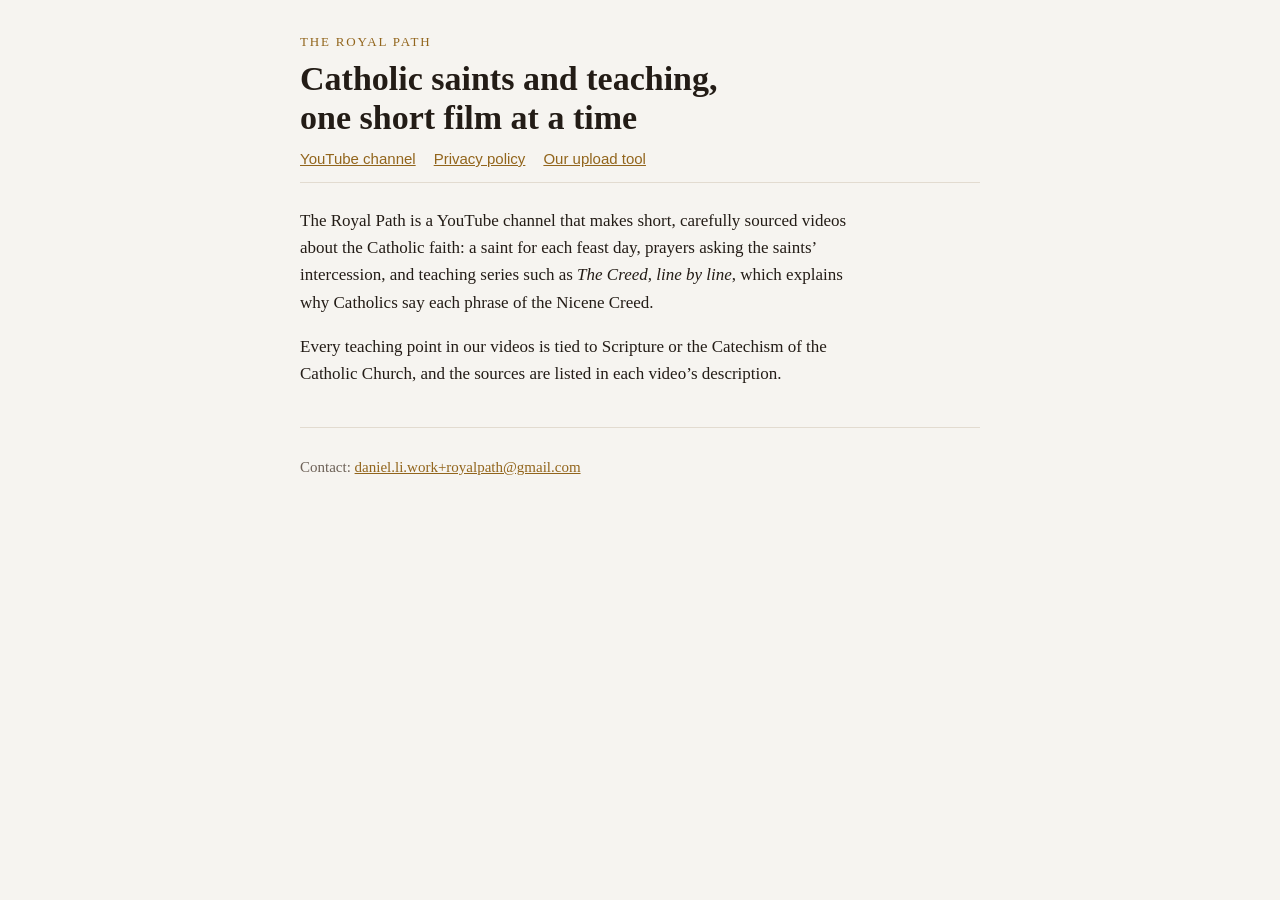
<file: index.html>
<!doctype html>
<html lang="en"><head><meta charset="utf-8"><meta name="viewport" content="width=device-width, initial-scale=1">
<title>The Royal Path</title><link rel="stylesheet" href="style.css"></head>
<body><main>
<header>
  <p class="brand">The Royal Path</p>
  <h1>Catholic saints and teaching, one short film at a time</h1>
  <nav><a href="https://www.youtube.com/@TheRoyalPathOfficial">YouTube channel</a><a href="privacy.html">Privacy policy</a><a href="uploader.html">Our upload tool</a></nav>
</header>
<p>The Royal Path is a YouTube channel that makes short, carefully sourced videos about the Catholic faith: a saint for each feast day, prayers asking the saints’ intercession, and teaching series such as <em>The Creed, line by line</em>, which explains why Catholics say each phrase of the Nicene Creed.</p>
<p>Every teaching point in our videos is tied to Scripture or the Catechism of the Catholic Church, and the sources are listed in each video’s description.</p>
<footer><p class="muted">Contact: <a href="mailto:daniel.li.work+royalpath@gmail.com">daniel.li.work+royalpath@gmail.com</a></p></footer>
</main></body></html>
</file>
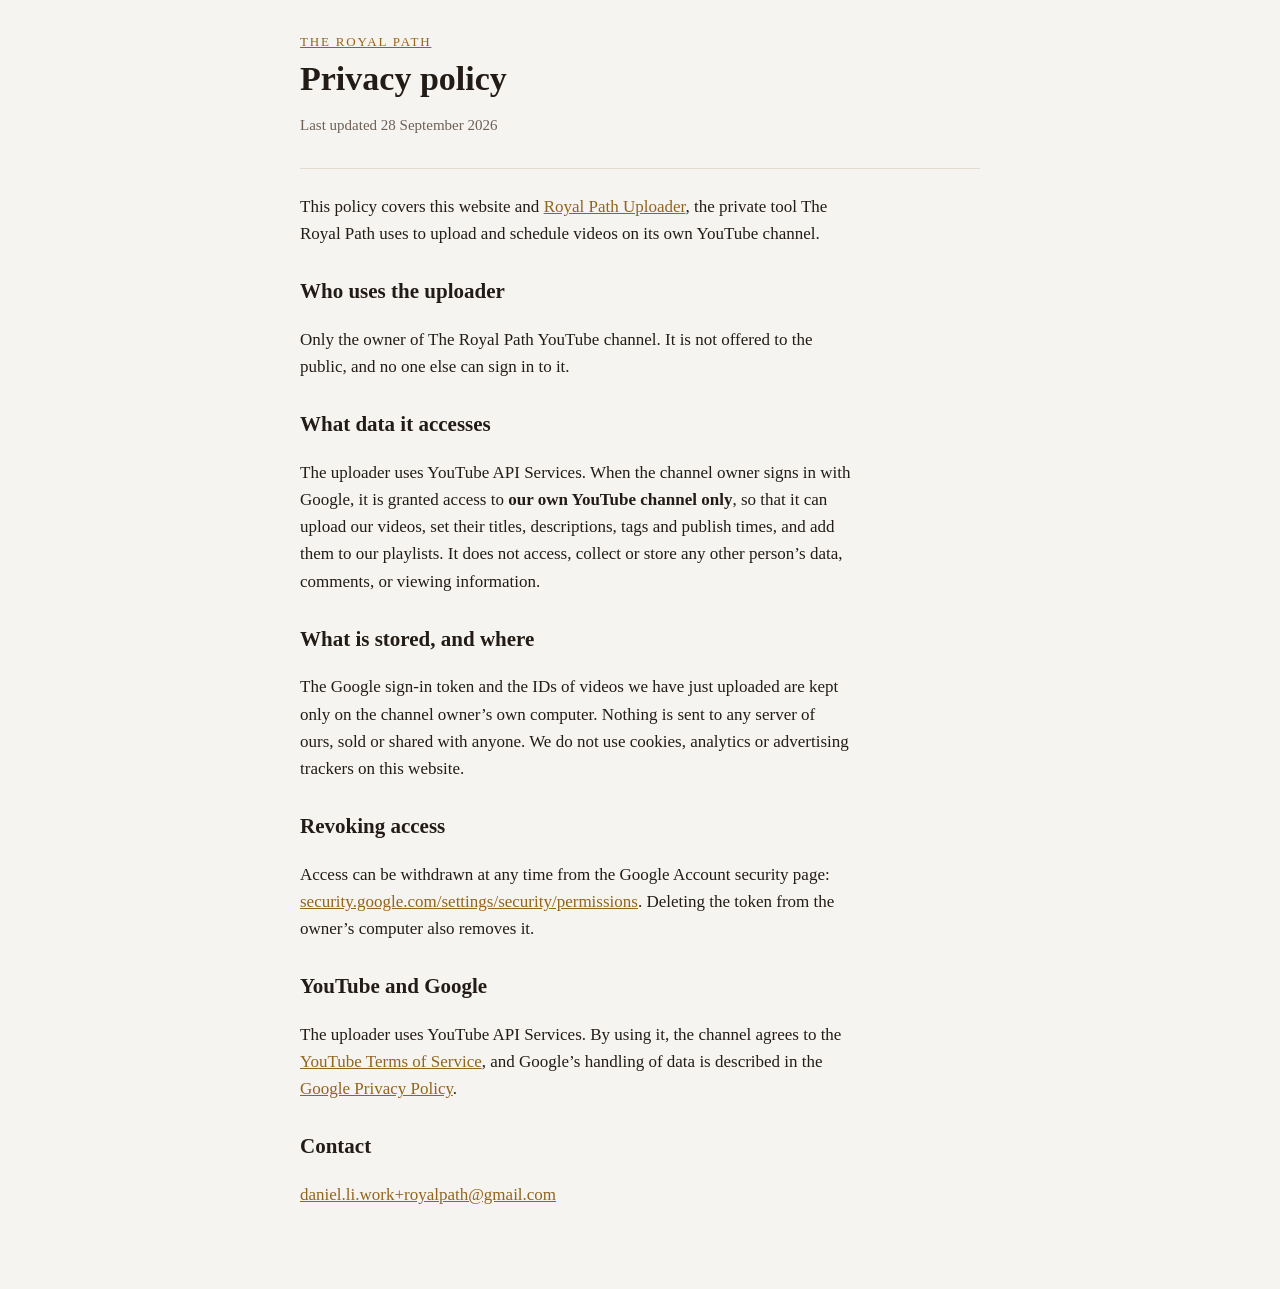
<file: privacy.html>
<!doctype html>
<html lang="en"><head><meta charset="utf-8"><meta name="viewport" content="width=device-width, initial-scale=1">
<title>Privacy Policy · The Royal Path</title><link rel="stylesheet" href="style.css"></head>
<body><main>
<header>
  <p class="brand"><a href="index.html">The Royal Path</a></p>
  <h1>Privacy policy</h1>
  <p class="muted">Last updated 28 September 2026</p>
</header>
<p>This policy covers this website and <a href="uploader.html">Royal Path Uploader</a>, the private tool The Royal Path uses to upload and schedule videos on its own YouTube channel.</p>

<h2>Who uses the uploader</h2>
<p>Only the owner of The Royal Path YouTube channel. It is not offered to the public, and no one else can sign in to it.</p>

<h2>What data it accesses</h2>
<p>The uploader uses YouTube API Services. When the channel owner signs in with Google, it is granted access to <strong>our own YouTube channel only</strong>, so that it can upload our videos, set their titles, descriptions, tags and publish times, and add them to our playlists. It does not access, collect or store any other person’s data, comments, or viewing information.</p>

<h2>What is stored, and where</h2>
<p>The Google sign-in token and the IDs of videos we have just uploaded are kept only on the channel owner’s own computer. Nothing is sent to any server of ours, sold or shared with anyone. We do not use cookies, analytics or advertising trackers on this website.</p>

<h2>Revoking access</h2>
<p>Access can be withdrawn at any time from the Google Account security page: <a href="https://security.google.com/settings/security/permissions">security.google.com/settings/security/permissions</a>. Deleting the token from the owner’s computer also removes it.</p>

<h2>YouTube and Google</h2>
<p>The uploader uses YouTube API Services. By using it, the channel agrees to the <a href="https://www.youtube.com/t/terms">YouTube Terms of Service</a>, and Google’s handling of data is described in the <a href="https://policies.google.com/privacy">Google Privacy Policy</a>.</p>

<h2>Contact</h2>
<p><a href="mailto:daniel.li.work+royalpath@gmail.com">daniel.li.work+royalpath@gmail.com</a></p>
</main></body></html>
</file>
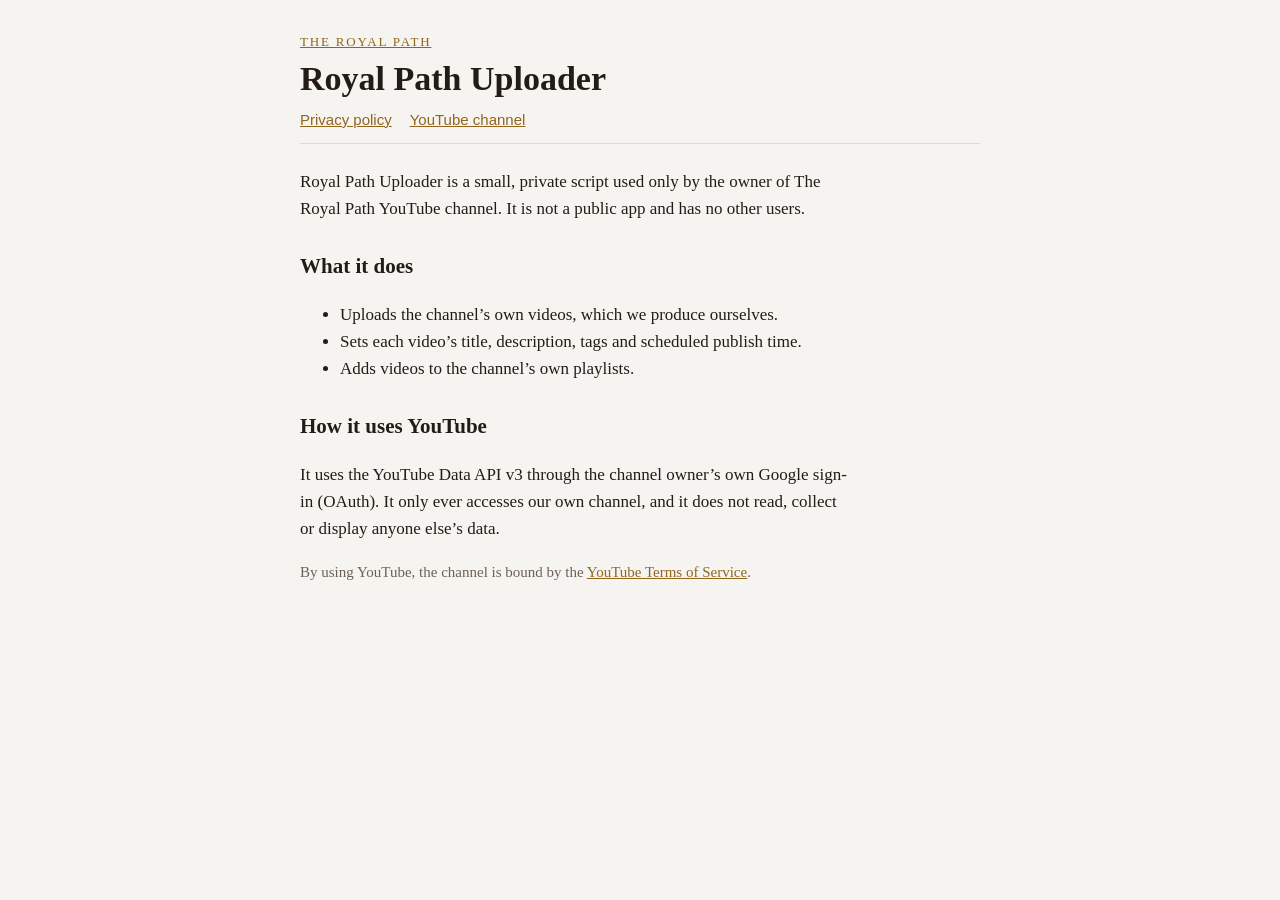
<file: uploader.html>
<!doctype html>
<html lang="en"><head><meta charset="utf-8"><meta name="viewport" content="width=device-width, initial-scale=1">
<title>Royal Path Uploader</title><link rel="stylesheet" href="style.css"></head>
<body><main>
<header>
  <p class="brand"><a href="index.html">The Royal Path</a></p>
  <h1>Royal Path Uploader</h1>
  <nav><a href="privacy.html">Privacy policy</a><a href="https://www.youtube.com/@TheRoyalPathOfficial">YouTube channel</a></nav>
</header>
<p>Royal Path Uploader is a small, private script used only by the owner of The Royal Path YouTube channel. It is not a public app and has no other users.</p>
<h2>What it does</h2>
<ul>
  <li>Uploads the channel’s own videos, which we produce ourselves.</li>
  <li>Sets each video’s title, description, tags and scheduled publish time.</li>
  <li>Adds videos to the channel’s own playlists.</li>
</ul>
<h2>How it uses YouTube</h2>
<p>It uses the YouTube Data API v3 through the channel owner’s own Google sign-in (OAuth). It only ever accesses our own channel, and it does not read, collect or display anyone else’s data.</p>
<p class="muted">By using YouTube, the channel is bound by the <a href="https://www.youtube.com/t/terms">YouTube Terms of Service</a>.</p>
</main></body></html>
</file>
<file: style.css>
:root { --bg: #f6f4f0; --card: #fff; --ink: #231c16; --muted: #6d6157; --line: #e2dbd0; --gold: #92651c; }
@media (prefers-color-scheme: dark) { :root { --bg: #15120f; --card: #201b16; --ink: #eee6da; --muted: #a99b8b; --line: #3a3129; --gold: #d6aa5c; color-scheme: dark; } }
* { box-sizing: border-box; }
body { margin: 0; background: var(--bg); color: var(--ink); font: 17px/1.6 Georgia, "Times New Roman", serif; padding: 0 16px; padding-block: 32px 64px; }
main { max-width: 680px; margin: 0 auto; }
header { border-bottom: 1px solid var(--line); padding-bottom: 16px; margin-bottom: 24px; }
.brand { font-size: 13px; letter-spacing: .14em; text-transform: uppercase; color: var(--gold); margin: 0; }
h1 { font-weight: 600; font-size: 34px; line-height: 1.15; margin: 6px 0 0; text-wrap: balance; }
h2 { font-size: 21px; margin: 28px 0 6px; }
p, li { max-width: 65ch; }
a { color: var(--gold); }
nav { display: flex; gap: 18px; flex-wrap: wrap; margin-top: 14px; font: 15px/1 -apple-system, "Segoe UI", sans-serif; }
.muted { color: var(--muted); font-size: 15px; }
footer { margin-top: 40px; border-top: 1px solid var(--line); padding-top: 12px; }
</file>
